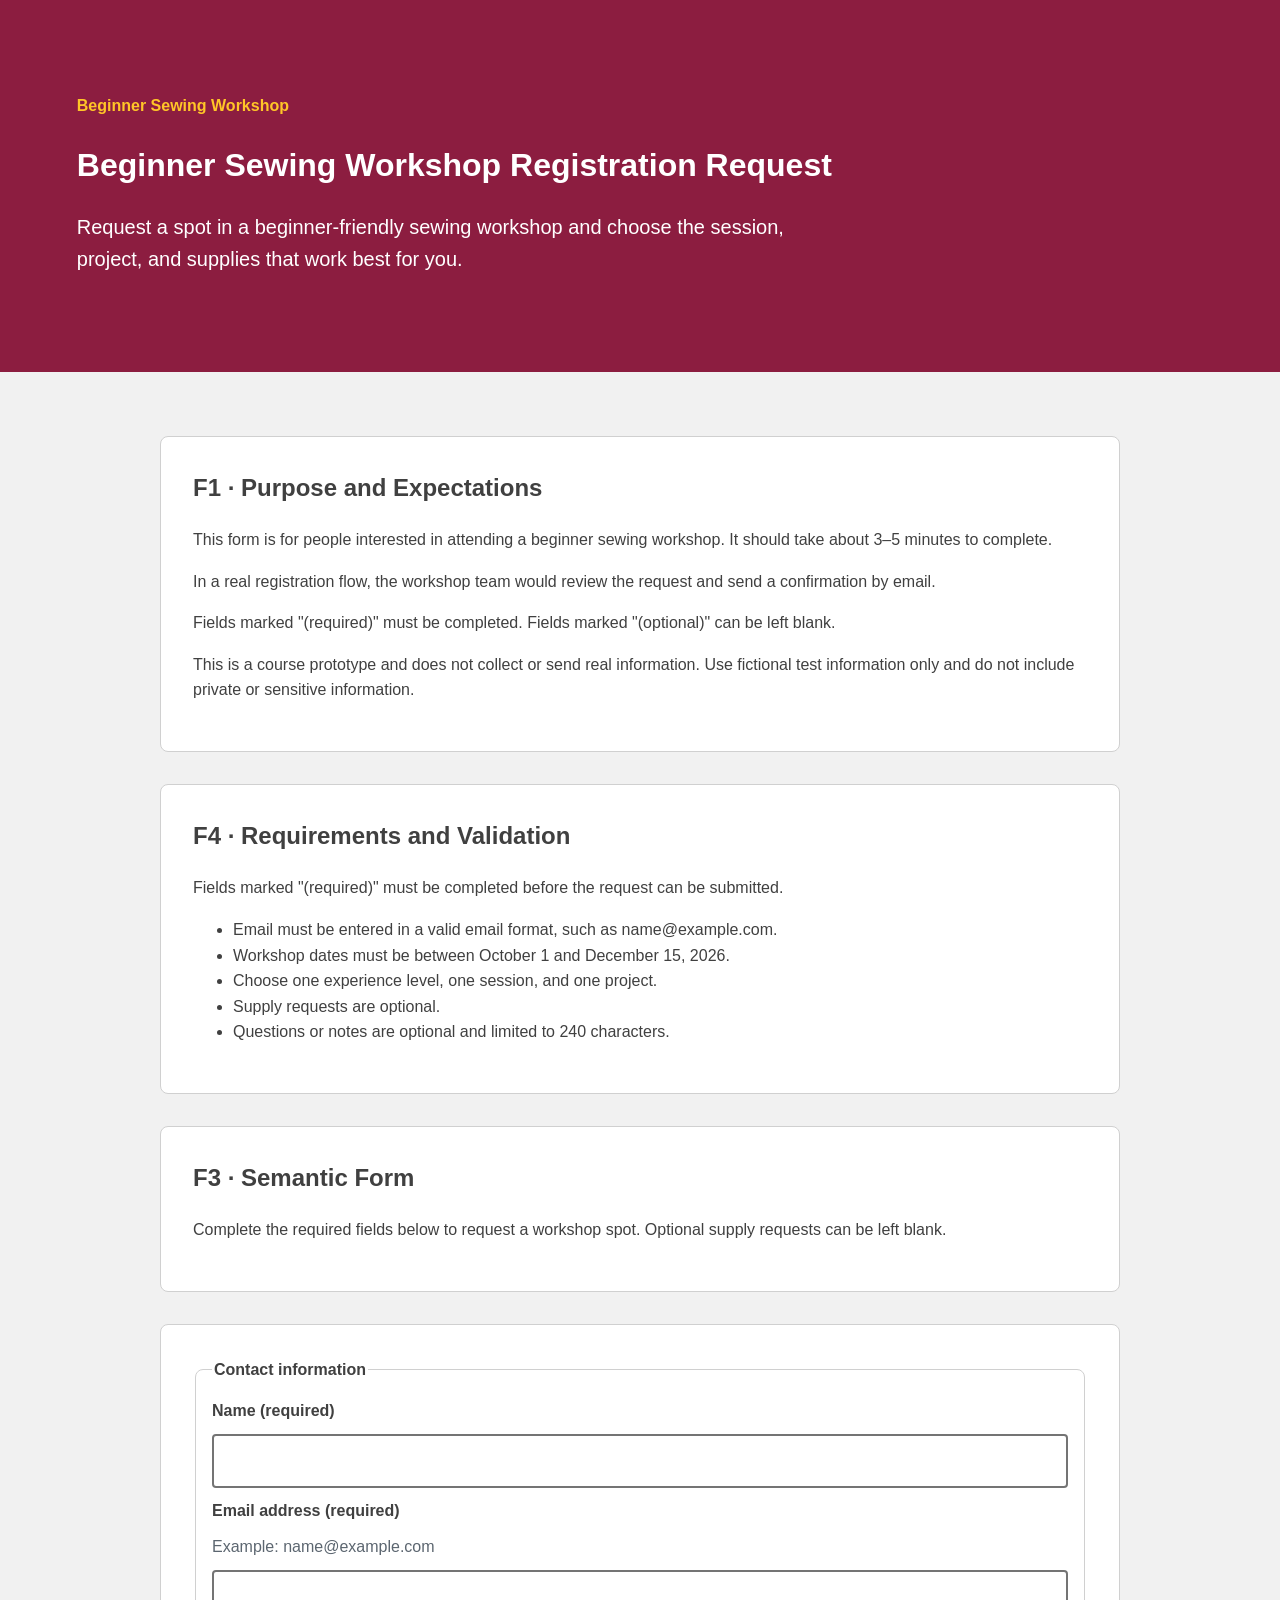
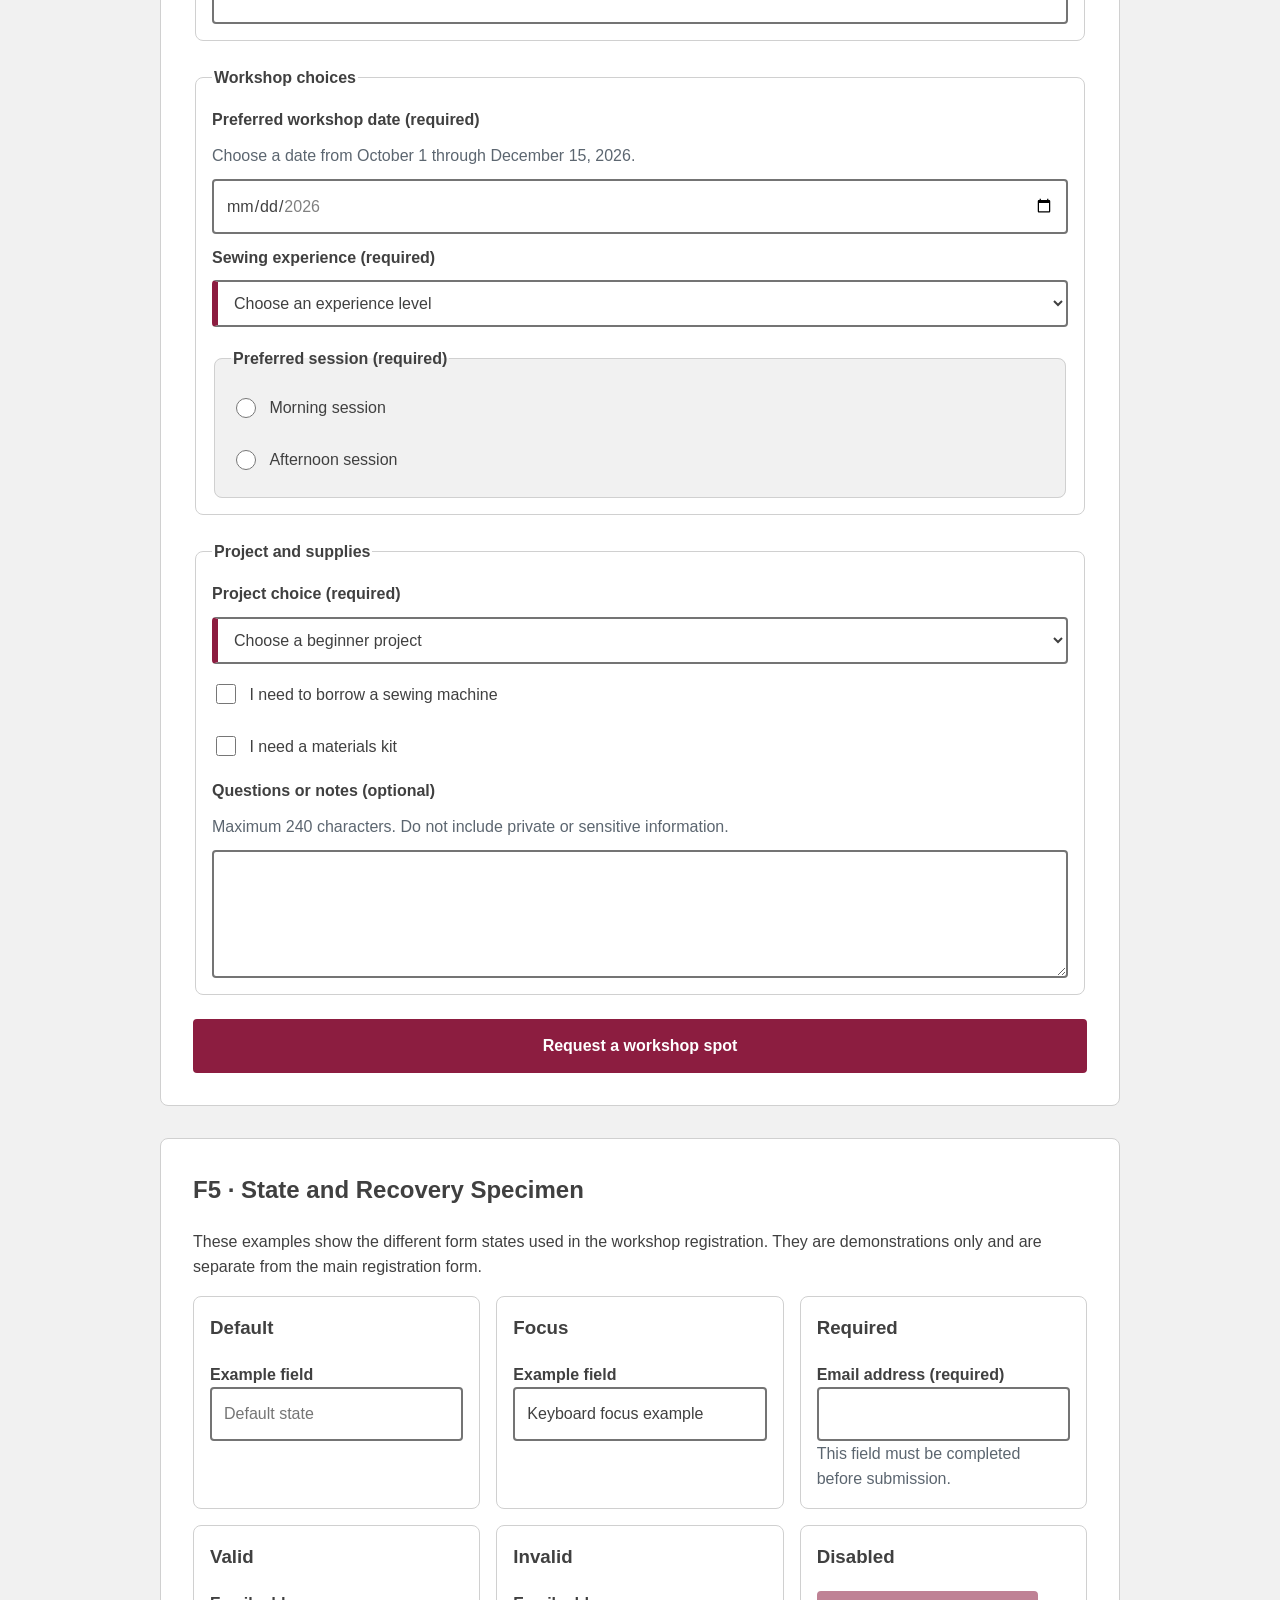
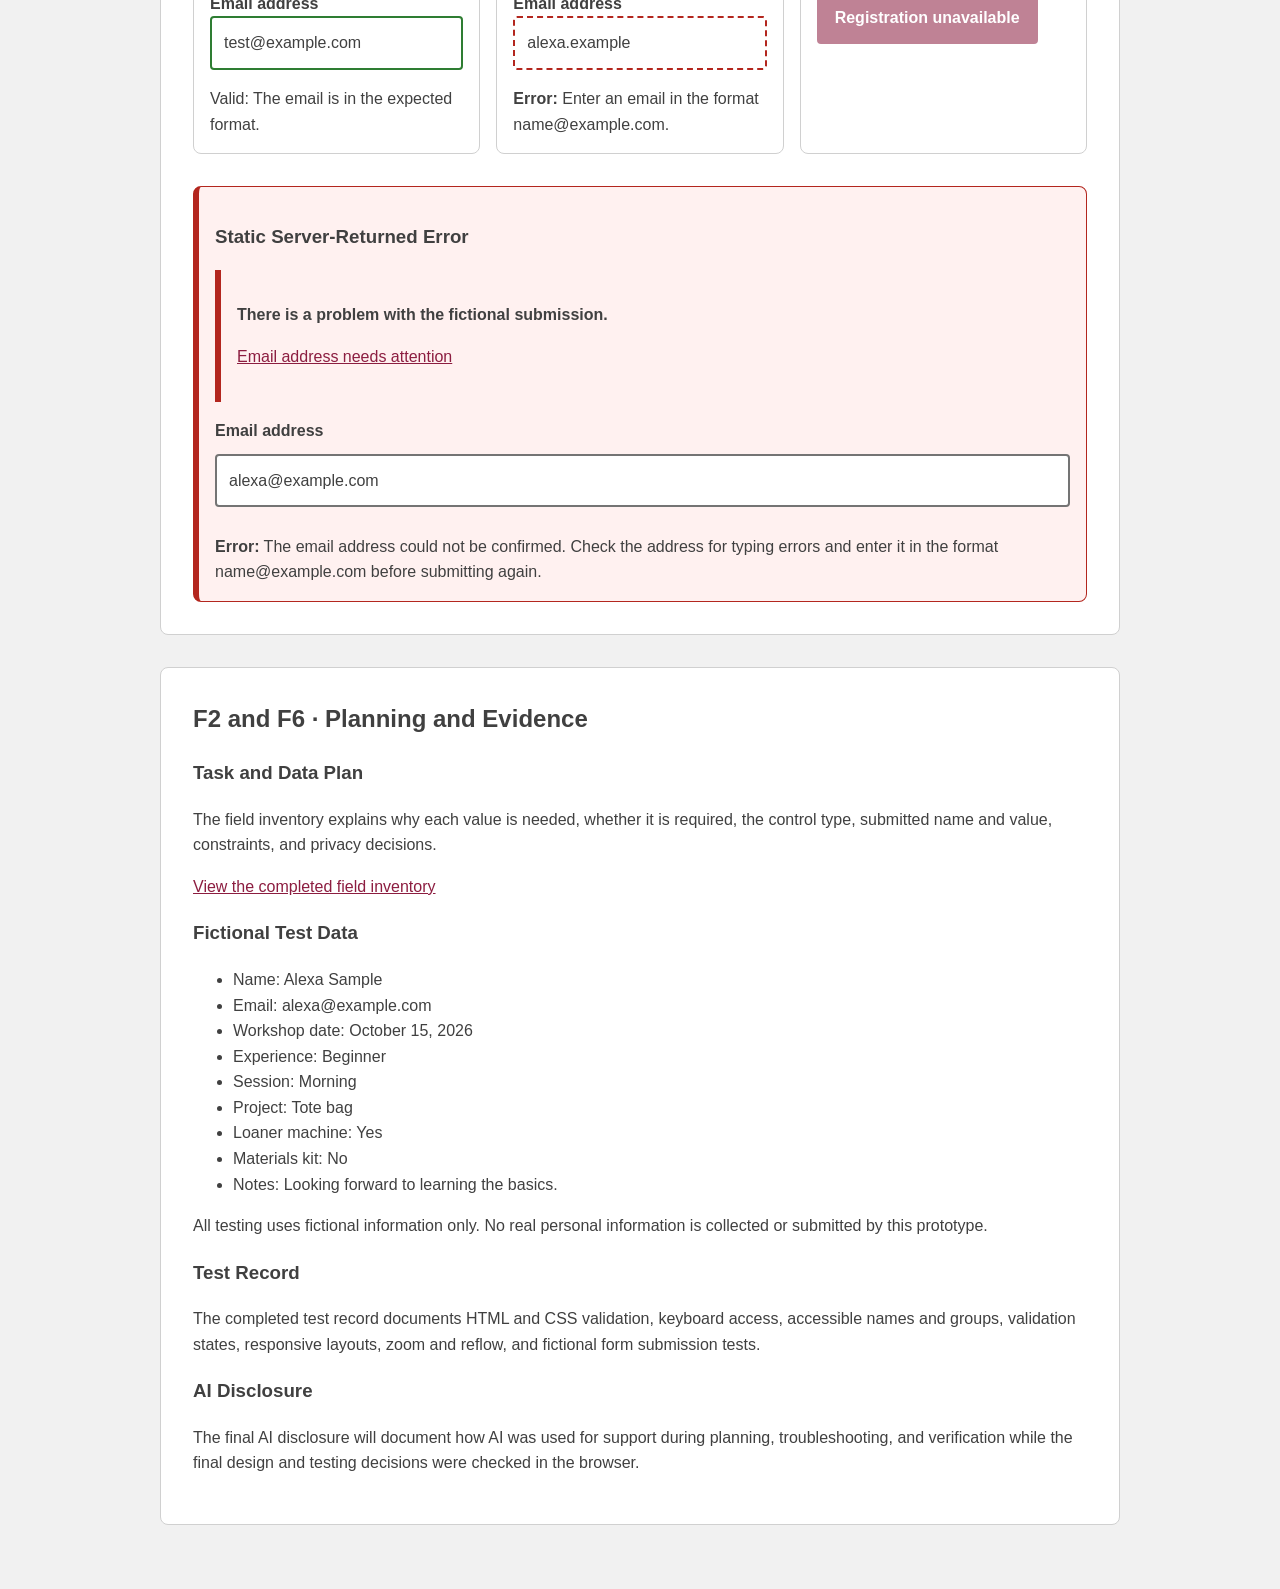
<file: index.html>
<!doctype html>
<html lang="en">

<head>
    <meta charset="utf-8">
    <meta name="viewport" content="width=device-width,initial-scale=1">
    <title>Beginner Sewing Workshop Registration Request</title>
    <link rel="stylesheet" href="styles.css">
</head>

<body>
    <header class="page-header">
        <p class="eyebrow">Beginner Sewing Workshop</p>

        <h1>Beginner Sewing Workshop Registration Request</h1>

        <p class="lede">
            Request a spot in a beginner-friendly sewing workshop and choose
            the session, project, and supplies that work best for you.
        </p>
    </header>

    <main>
        <section id="expectations">
            <h2>F1 · Purpose and Expectations</h2>

            <p>
                This form is for people interested in attending a beginner sewing
                workshop. It should take about 3–5 minutes to complete.
            </p>

            <p>
                In a real registration flow, the workshop team would review the
                request and send a confirmation by email.
            </p>

            <p>
                Fields marked "(required)" must be completed. Fields marked
                "(optional)" can be left blank.
            </p>

            <p>
                This is a course prototype and does not collect or send real
                information. Use fictional test information only and do not
                include private or sensitive information.
            </p>
        </section>
        <section id="requirements">
            <h2>F4 · Requirements and Validation</h2>

            <p>
                Fields marked "(required)" must be completed before the request can be submitted.
            </p>

            <ul>
                <li>Email must be entered in a valid email format, such as name@example.com.</li>
                <li>Workshop dates must be between October 1 and December 15, 2026.</li>
                <li>Choose one experience level, one session, and one project.</li>
                <li>Supply requests are optional.</li>
                <li>Questions or notes are optional and limited to 240 characters.</li>
            </ul>
        </section>
        <section id="semantic-form">
            <h2>F3 · Semantic Form</h2>
            <p>
                Complete the required fields below to request a workshop spot.
                Optional supply requests can be left blank.
            </p>
        </section>
        <form method="get">

            <fieldset>
                <legend>Contact information</legend>

                <div class="field">
                    <label for="name">Name (required)</label>
                    <input id="name" name="attendee_name" type="text" autocomplete="name" required>
                </div>

                <div class="field">
                    <label for="email">Email address (required)</label>
                    <p class="help" id="email-help">
                        Example: name@example.com
                    </p>
                    <input id="email" name="email" type="email" autocomplete="email" aria-describedby="email-help"
                        required>
                </div>
            </fieldset>


            <fieldset>
                <legend>Workshop choices</legend>

                <div class="field">
                    <label for="workshop-date">Preferred workshop date (required)</label>
                    <p class="help" id="date-help">
                        Choose a date from October 1 through December 15, 2026.
                    </p>
                    <input id="workshop-date" name="workshop_date" type="date" min="2026-10-01" max="2026-12-15"
                        aria-describedby="date-help" required>
                </div>

                <div class="field">
                    <label for="experience">Sewing experience (required)</label>
                    <select id="experience" name="experience" required>
                        <option value="">Choose an experience level</option>
                        <option value="beginner">Beginner</option>
                        <option value="some-experience">Some experience</option>
                        <option value="intermediate">Intermediate</option>
                    </select>
                </div>

                <fieldset>
                    <legend>Preferred session (required)</legend>

                    <label class="choice">
                        <input type="radio" name="session" value="morning" required>
                        Morning session
                    </label>

                    <label class="choice">
                        <input type="radio" name="session" value="afternoon">
                        Afternoon session
                    </label>
                </fieldset>
            </fieldset>


            <fieldset>
                <legend>Project and supplies</legend>

                <div class="field">
                    <label for="project">Project choice (required)</label>
                    <select id="project" name="project" required>
                        <option value="">Choose a beginner project</option>
                        <option value="tote-bag">Tote bag</option>
                        <option value="zipper-pouch">Zipper pouch</option>
                        <option value="hem-sampler">Hem sampler</option>
                    </select>
                </div>

                <label class="choice">
                    <input type="checkbox" name="loaner_machine" value="yes">
                    I need to borrow a sewing machine
                </label>

                <label class="choice">
                    <input type="checkbox" name="materials_kit" value="yes">
                    I need a materials kit
                </label>

                <div class="field">
                    <label for="notes">Questions or notes (optional)</label>
                    <p class="help" id="notes-help">
                        Maximum 240 characters. Do not include private or sensitive information.
                    </p>
                    <textarea id="notes" name="notes" maxlength="240" aria-describedby="notes-help"></textarea>
                </div>
            </fieldset>

            <button type="submit">Request a workshop spot</button>

        </form>
        <section id="states">
            <h2>F5 · State and Recovery Specimen</h2>

            <p>
                These examples show the different form states used in the workshop
                registration. They are demonstrations only and are separate from the
                main registration form.
            </p>

            <div class="state-grid">

                <div class="state-example">
                    <h3>Default</h3>

                    <label for="state-default">Example field</label>
                    <input id="state-default" type="text" placeholder="Default state">
                </div>


                <div class="state-example">
                    <h3>Focus</h3>

                    <label for="state-focus">Example field</label>
                    <input id="state-focus" type="text" value="Keyboard focus example">
                </div>


                <div class="state-example">
                    <h3>Required</h3>

                    <label for="state-required">Email address (required)</label>
                    <input id="state-required" type="email" required>
                    <p class="help">
                        This field must be completed before submission.
                    </p>
                </div>


                <div class="state-example">
                    <h3>Valid</h3>

                    <label for="state-valid">Email address</label>
                    <input id="state-valid" class="state-valid" type="email" value="test@example.com">
                    <p class="state-message">
                        Valid: The email is in the expected format.
                    </p>
                </div>


                <div class="state-example">
                    <h3>Invalid</h3>

                    <label for="state-invalid">Email address</label>
                    <input id="state-invalid" class="state-invalid" type="email" value="alexa.example"
                        aria-invalid="true" aria-describedby="invalid-message">
                    <p id="invalid-message" class="state-message">
                        <strong>Error:</strong> Enter an email in the format
                        name@example.com.
                    </p>
                </div>


                <div class="state-example">
                    <h3>Disabled</h3>

                    <button type="button" disabled>
                        Registration unavailable
                    </button>
                </div>

            </div>


            <div class="server-error">
                <h3>Static Server-Returned Error</h3>

                <div class="error-summary">
                    <p>
                        <strong>There is a problem with the fictional submission.</strong>
                    </p>
                    <p>
                        <a href="#server-email">
                            Email address needs attention
                        </a>
                    </p>
                </div>

                <div class="field field-error">
                    <label for="server-email">Email address</label>

                    <input id="server-email" type="email" value="alexa@example.com" aria-invalid="true"
                        aria-describedby="server-email-error">

                    <p id="server-email-error">
                        <strong>Error:</strong> The email address could not be confirmed.
                        Check the address for typing errors and enter it in the format
                        name@example.com before submitting again.
                    </p>
                </div>
            </div>

        </section>
        <section id="documentation">
            <h2>F2 and F6 · Planning and Evidence</h2>

            <h3>Task and Data Plan</h3>
            <p>
                The field inventory explains why each value is needed, whether it is
                required, the control type, submitted name and value, constraints,
                and privacy decisions.
            </p>

            <p>
                <a href="field-inventory-template.html">
                    View the completed field inventory
                </a>
            </p>

            <h3>Fictional Test Data</h3>
            <ul>
                <li>Name: Alexa Sample</li>
                <li>Email: alexa@example.com</li>
                <li>Workshop date: October 15, 2026</li>
                <li>Experience: Beginner</li>
                <li>Session: Morning</li>
                <li>Project: Tote bag</li>
                <li>Loaner machine: Yes</li>
                <li>Materials kit: No</li>
                <li>Notes: Looking forward to learning the basics.</li>
            </ul>

            <p>
                All testing uses fictional information only. No real personal
                information is collected or submitted by this prototype.
            </p>

            <h3>Test Record</h3>
            <p>
                The completed test record documents HTML and CSS validation,
                keyboard access, accessible names and groups, validation states,
                responsive layouts, zoom and reflow, and fictional form submission tests.
            </p>

            <h3>AI Disclosure</h3>
            <p>
                The final AI disclosure will document how AI was used for support
                during planning, troubleshooting, and verification while the final
                design and testing decisions were checked in the browser.
            </p>
        </section>
    </main>
</body>

</html>
</file>
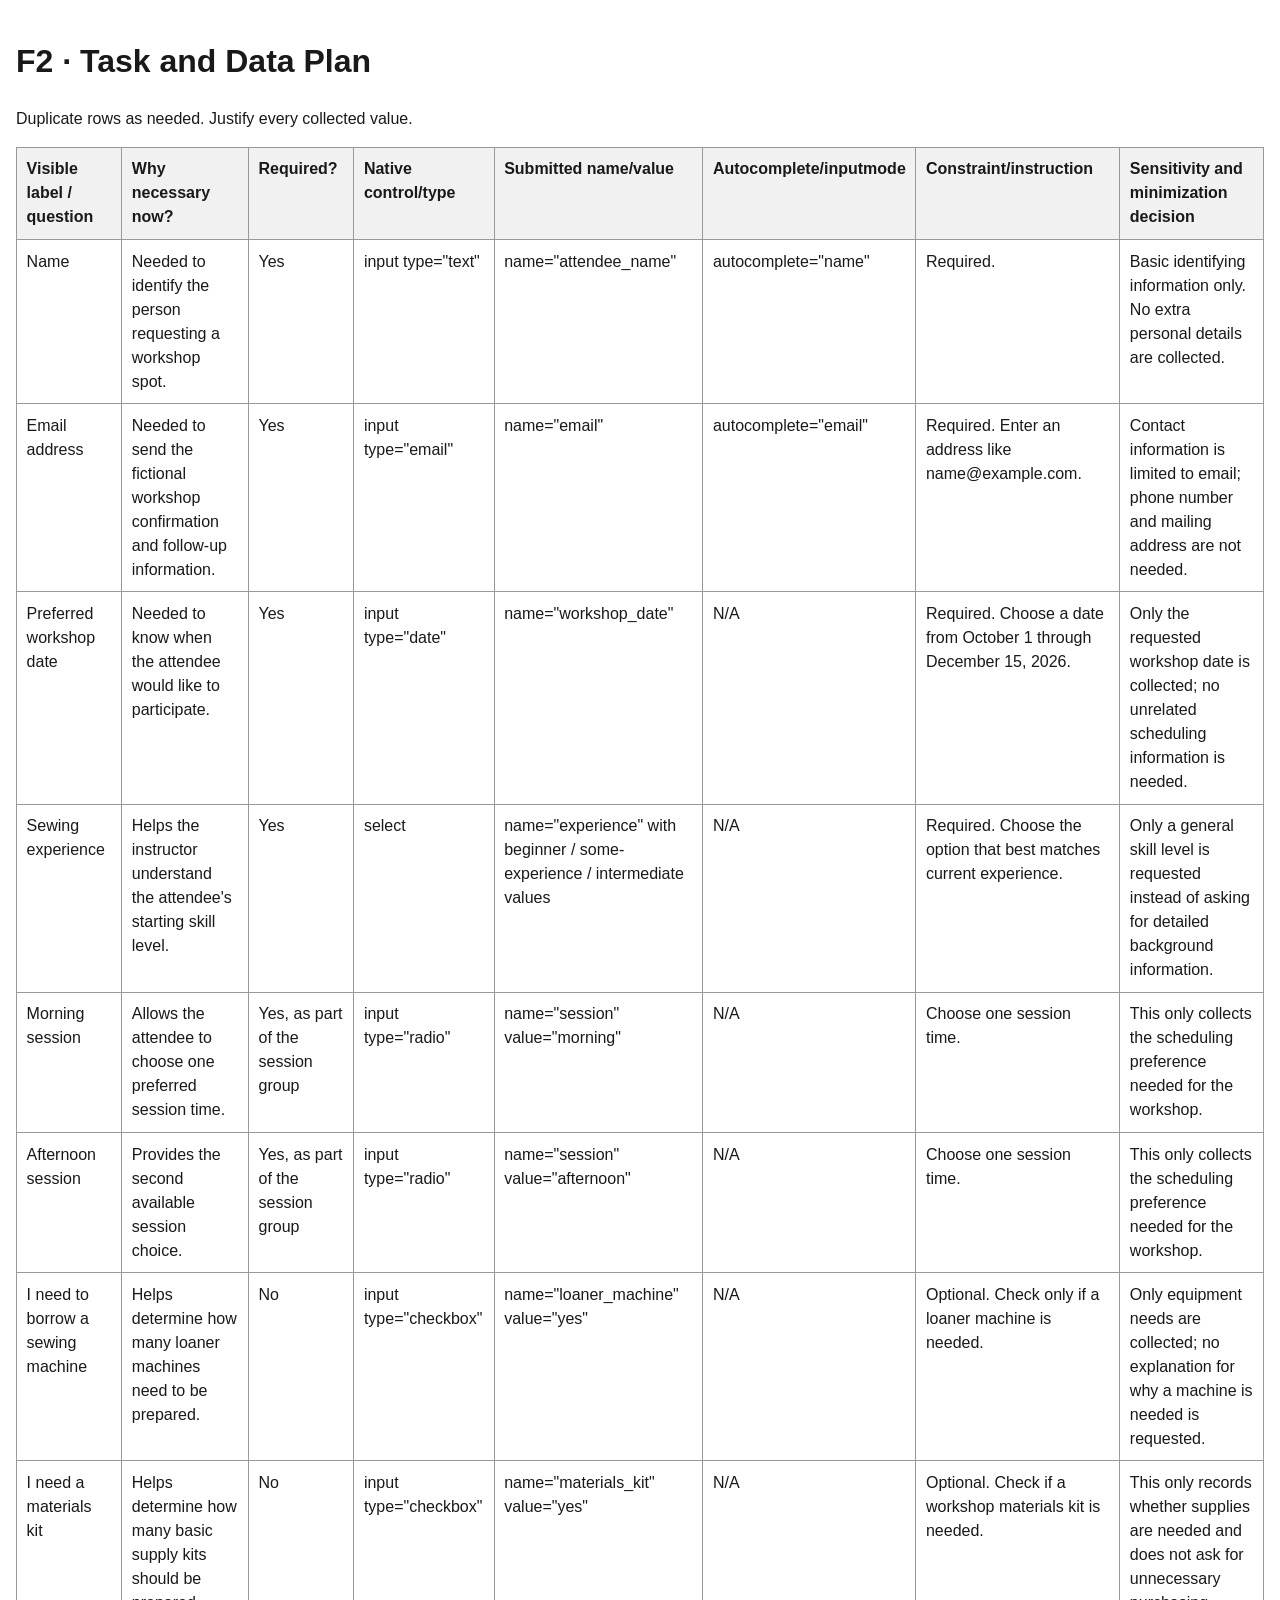
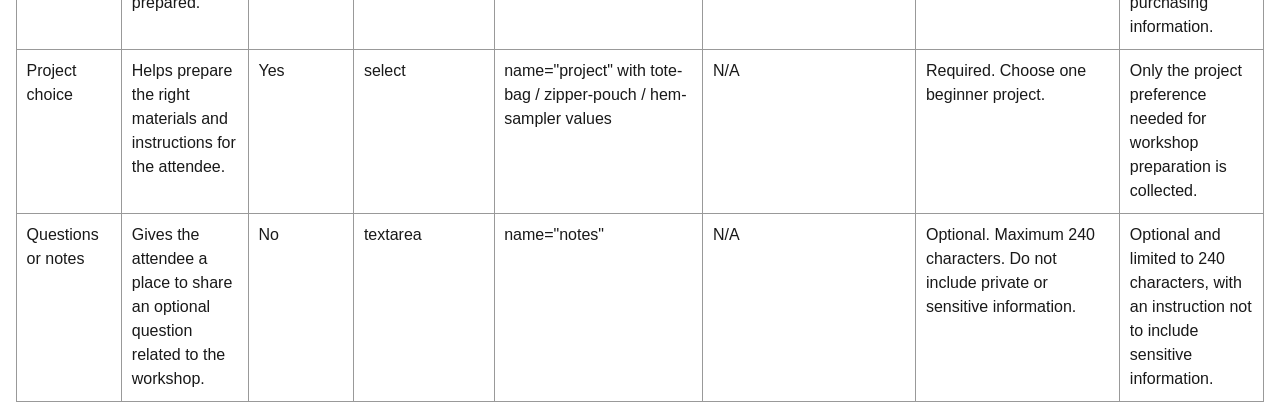
<file: field-inventory-template.html>
<!doctype html>
<html lang="en">

<head>
    <meta charset="utf-8">
    <meta name="viewport" content="width=device-width,initial-scale=1">
    <title>Field Inventory</title>
    <style>
        body {
            font-family: Arial, sans-serif;
            line-height: 1.5;
            max-width: 80rem;
            margin: auto;
            padding: 1rem;
            color: #191919;
        }

        table {
            width: 100%;
            border-collapse: collapse;
        }

        th,
        td {
            padding: .6rem;
            border: 1px solid #999;
            text-align: left;
            vertical-align: top;
        }

        th {
            background: #f1f1f1;
        }
    </style>
</head>

<body>
    <h1>F2 · Task and Data Plan</h1>
    <p>Duplicate rows as needed. Justify every collected value.</p>
    <table>
        <thead>
            <tr>
                <th>Visible label / question</th>
                <th>Why necessary now?</th>
                <th>Required?</th>
                <th>Native control/type</th>
                <th>Submitted name/value</th>
                <th>Autocomplete/inputmode</th>
                <th>Constraint/instruction</th>
                <th>Sensitivity and minimization decision</th>
            </tr>
        </thead>
        <tbody>
            <tr>
                <td>Name</td>
                <td>Needed to identify the person requesting a workshop spot.</td>
                <td>Yes</td>
                <td>input type="text"</td>
                <td>name="attendee_name"</td>
                <td>autocomplete="name"</td>
                <td>Required.</td>
                <td>Basic identifying information only. No extra personal details are collected.</td>
            </tr>

            <tr>
                <td>Email address</td>
                <td>Needed to send the fictional workshop confirmation and follow-up information.</td>
                <td>Yes</td>
                <td>input type="email"</td>
                <td>name="email"</td>
                <td>autocomplete="email"</td>
                <td>Required. Enter an address like name@example.com.</td>
                <td>Contact information is limited to email; phone number and mailing address are not needed.</td>
            </tr>

            <tr>
                <td>Preferred workshop date</td>
                <td>Needed to know when the attendee would like to participate.</td>
                <td>Yes</td>
                <td>input type="date"</td>
                <td>name="workshop_date"</td>
                <td>N/A</td>
                <td>Required. Choose a date from October 1 through December 15, 2026.</td>
                <td>Only the requested workshop date is collected; no unrelated scheduling information is needed.</td>
            </tr>

            <tr>
                <td>Sewing experience</td>
                <td>Helps the instructor understand the attendee's starting skill level.</td>
                <td>Yes</td>
                <td>select</td>
                <td>name="experience" with beginner / some-experience / intermediate values</td>
                <td>N/A</td>
                <td>Required. Choose the option that best matches current experience.</td>
                <td>Only a general skill level is requested instead of asking for detailed background information.</td>
            </tr>

            <tr>
                <td>Morning session</td>
                <td>Allows the attendee to choose one preferred session time.</td>
                <td>Yes, as part of the session group</td>
                <td>input type="radio"</td>
                <td>name="session" value="morning"</td>
                <td>N/A</td>
                <td>Choose one session time.</td>
                <td>This only collects the scheduling preference needed for the workshop.</td>
            </tr>

            <tr>
                <td>Afternoon session</td>
                <td>Provides the second available session choice.</td>
                <td>Yes, as part of the session group</td>
                <td>input type="radio"</td>
                <td>name="session" value="afternoon"</td>
                <td>N/A</td>
                <td>Choose one session time.</td>
                <td>This only collects the scheduling preference needed for the workshop.</td>
            </tr>

            <tr>
                <td>I need to borrow a sewing machine</td>
                <td>Helps determine how many loaner machines need to be prepared.</td>
                <td>No</td>
                <td>input type="checkbox"</td>
                <td>name="loaner_machine" value="yes"</td>
                <td>N/A</td>
                <td>Optional. Check only if a loaner machine is needed.</td>
                <td>Only equipment needs are collected; no explanation for why a machine is needed is requested.</td>
            </tr>

            <tr>
                <td>I need a materials kit</td>
                <td>Helps determine how many basic supply kits should be prepared.</td>
                <td>No</td>
                <td>input type="checkbox"</td>
                <td>name="materials_kit" value="yes"</td>
                <td>N/A</td>
                <td>Optional. Check if a workshop materials kit is needed.</td>
                <td>This only records whether supplies are needed and does not ask for unnecessary purchasing
                    information.</td>
            </tr>

            <tr>
                <td>Project choice</td>
                <td>Helps prepare the right materials and instructions for the attendee.</td>
                <td>Yes</td>
                <td>select</td>
                <td>name="project" with tote-bag / zipper-pouch / hem-sampler values</td>
                <td>N/A</td>
                <td>Required. Choose one beginner project.</td>
                <td>Only the project preference needed for workshop preparation is collected.</td>
            </tr>

            <tr>
                <td>Questions or notes</td>
                <td>Gives the attendee a place to share an optional question related to the workshop.</td>
                <td>No</td>
                <td>textarea</td>
                <td>name="notes"</td>
                <td>N/A</td>
                <td>Optional. Maximum 240 characters. Do not include private or sensitive information.</td>
                <td>Optional and limited to 240 characters, with an instruction not to include sensitive information.
                </td>
            </tr>
        </tbody>
    </table>
</body>

</html>
</file>
<file: styles.css>
:root {
    --color-action: #8c1d40;
    --color-accent: #ffc627;
    --color-surface: #ffffff;
    --color-page: #f1f1f1;
    --color-text: #404040;
    --color-border: #d0d0d0;
    --color-input-border: #747474;
    --color-error: #b3261e;
    --color-success: #2e7d32;
    --color-muted: #5c6670;

    --space-card: 1rem;
    --space-page: 2rem;
    --space-control: .75rem;

    --radius-card: .5rem;
    --radius-control: .25rem;

    --font-body: Arial, sans-serif;
    --measure: 68ch;
}


/* Module 1 selective reset */

*,
*::before,
*::after {
    box-sizing: border-box;
}

body {
    margin: 0;
}

figure {
    margin-inline: 0;
}

button,
input,
select,
textarea {
    font: inherit;
}


/* Page */

body {
    color: var(--color-text);
    background: var(--color-page);
    font-family: var(--font-body);
    line-height: 1.6;
}

.page-header {
    padding: clamp(2rem, 6vw, 5rem);
    background: var(--color-action);
    color: var(--color-surface);
}

.page-header h1 {
    max-width: var(--measure);
    margin-bottom: .5rem;
}

.eyebrow {
    color: var(--color-accent);
    font-weight: 700;
}

.lede {
    max-width: var(--measure);
    font-size: 1.25rem;
}

main {
    width: min(100% - 2rem, 60rem);
    margin-inline: auto;
    padding-block: var(--space-page);
}


/* Main content sections */

section,
form {
    margin-block: var(--space-page);
}

#expectations,
#requirements,
#semantic-form,
#states,
#documentation,
form {
    padding: var(--space-page);
    background: var(--color-surface);
    border: 1px solid var(--color-border);
    border-radius: var(--radius-card);
}

section h2 {
    margin-top: 0;
}


/* Form structure */

form,
fieldset,
.field {
    display: grid;
    gap: .65rem;
}

form {
    gap: 1.5rem;
}

fieldset {
    min-width: 0;
    padding: var(--space-card);
    border: 1px solid var(--color-border);
    border-radius: var(--radius-card);
}

fieldset fieldset {
    margin-top: .5rem;
    background: var(--color-page);
}

legend,
label {
    font-weight: 700;
}

.help {
    margin: 0;
    max-width: var(--measure);
    color: var(--color-muted);
}


/* Controls */

input:not([type="radio"]):not([type="checkbox"]),
select,
textarea {
    width: 100%;
    padding: var(--space-control);
    border: 2px solid var(--color-input-border);
    border-radius: var(--radius-control);
    background: var(--color-surface);
    color: var(--color-text);
}

textarea {
    min-height: 8rem;
    resize: vertical;
}

.choice {
    display: flex;
    gap: .65rem;
    align-items: flex-start;
    padding: .5rem 0;
    font-weight: 400;
}

.choice input {
    inline-size: 1.25rem;
    block-size: 1.25rem;
    flex: 0 0 auto;
    margin-top: .15rem;
    accent-color: var(--color-action);
}

button {
    min-height: 44px;
    padding: var(--space-control) 1rem;
    background: var(--color-action);
    color: var(--color-surface);
    border: 2px solid var(--color-action);
    border-radius: var(--radius-control);
    font-weight: 700;
    cursor: pointer;
}


/* Focus */

:focus-visible {
    outline: .2rem solid var(--color-accent);
    outline-offset: .2rem;
}


/* Required / validation states */

input:required,
select:required {
    border-inline-start-width: .4rem;
    border-inline-start-color: var(--color-action);
}

input:user-valid,
select:user-valid,
textarea:user-valid {
    border-color: var(--color-success);
    border-style: double;
}

input:user-invalid,
select:user-invalid,
textarea:user-invalid {
    border-color: var(--color-error);
    border-style: dashed;
}


/* Disabled */

button:disabled {
    opacity: .55;
    cursor: not-allowed;
}


/* F5 state specimen */

.state-grid {
    display: grid;
    grid-template-columns: repeat(
        auto-fit,
        minmax(min(100%, 16rem), 1fr)
    );
    gap: var(--space-card);
    margin-block: var(--space-card);
}

.state-example {
    padding: var(--space-card);
    border: 1px solid var(--color-border);
    border-radius: var(--radius-card);
}

.state-example h3 {
    margin-top: 0;
}

.state-valid {
    border-color: var(--color-success) !important;
    border-style: double !important;
}

.state-invalid {
    border-color: var(--color-error) !important;
    border-style: dashed !important;
}

.state-message {
    margin-bottom: 0;
}


/* Server-returned error */

.server-error {
    margin-top: var(--space-page);
    padding: var(--space-card);
    border: 1px solid var(--color-error);
    border-left: .4rem solid var(--color-error);
    border-radius: var(--radius-card);
    background: #fff1f0;
}

.error-summary {
    padding: var(--space-card);
    border-left: .4rem solid var(--color-error);
    background: #fff1f0;
}

.field-error {
    margin-top: var(--space-card);
}

.field-error input {
    border-color: var(--color-error);
    border-style: dashed;
}

.field-error p {
    margin-bottom: 0;
}


/* Links */

a {
    color: var(--color-action);
}

a:hover {
    text-decoration-thickness: .15em;
}


/* Larger screens */

@media (min-width: 48rem) {
    .paired-fields {
        display: grid;
        grid-template-columns: 1fr 1fr;
        gap: var(--space-card);
    }
}
</file>
